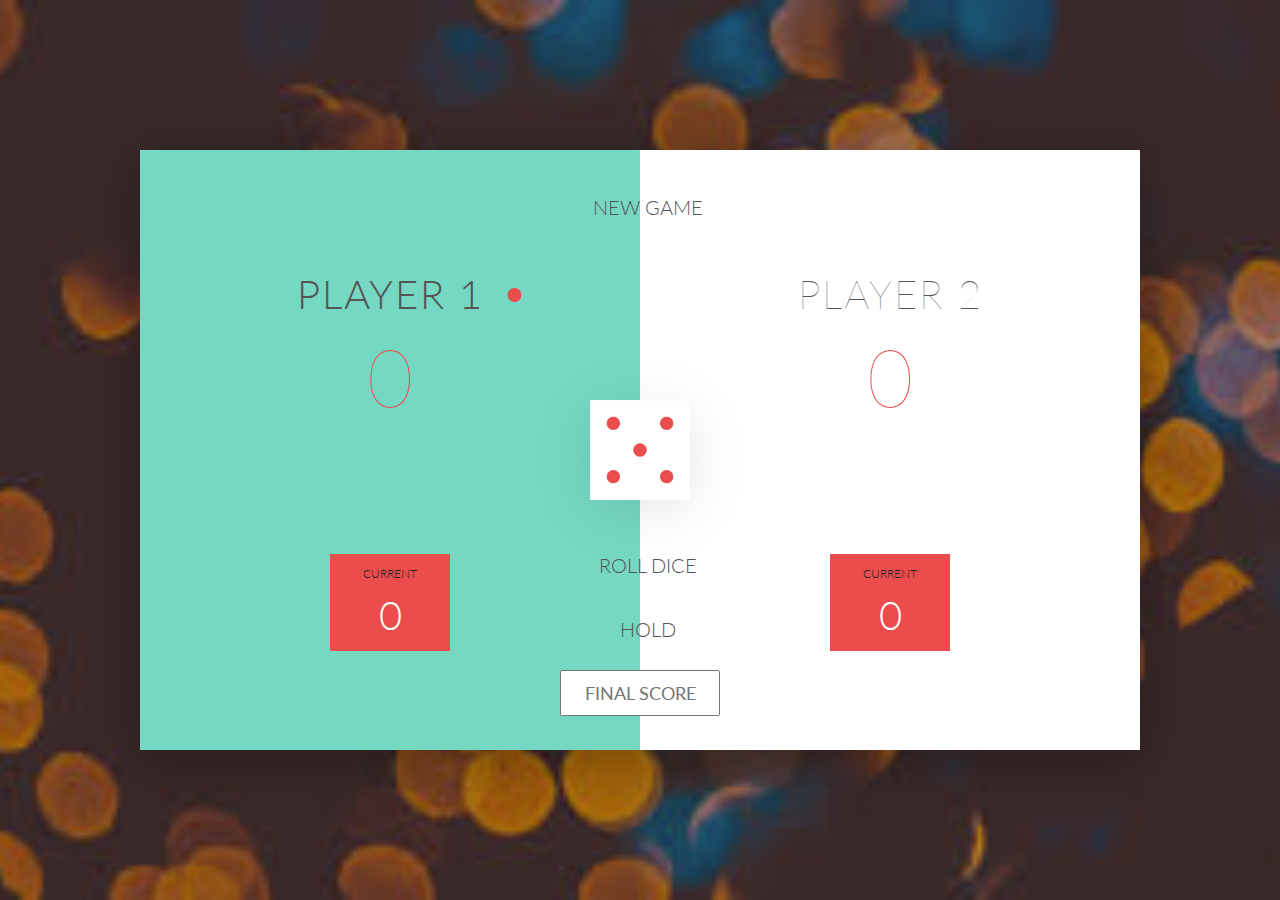
<file: pig game/index.html>
<!DOCTYPE html>
<html lang="en">
    <head>
        <meta charset="UTF-8">
        <link href="https://fonts.googleapis.com/css?family=Lato:100,300,600" rel="stylesheet" type="text/css">
        <link href="http://code.ionicframework.com/ionicons/2.0.1/css/ionicons.min.css" rel="stylesheet" type="text/css">
        <link type="text/css" rel="stylesheet" href="style.css">
        
        <title>Pig Game</title>
    </head>

    <body>
        <div class="wrapper clearfix">
            <div class="player-0-panel active">
                <div class="player-name" id="name-0">Player 1</div>
                <div class="player-score" id="score-0">43</div>
                <div class="player-current-box">
                    <div class="player-current-label">Current</div>
                    <div class="player-current-score" id="current-0">11</div>
                </div>
            </div>
            
            <div class="player-1-panel">
                <div class="player-name" id="name-1">Player 2</div>
                <div class="player-score" id="score-1">72</div>
                <div class="player-current-box">
                    <div class="player-current-label">Current</div>
                    <div class="player-current-score" id="current-1">0</div>
                </div>
            </div>
            
            <button class="btn-new"><i class="ion-ios-plus-outline"></i>New game</button>
            <button class="btn-roll"><i class="ion-ios-loop"></i>Roll dice</button>
            <button class="btn-hold"><i class="ion-ios-download-outline"></i>Hold</button>
            
            <input type="text" placeholder="Final score" class="final-score">
            
            <img src="dice-5.png" alt="Dice" class="dice" id="dice-1">
            <img src="dice-5.png" alt="Dice" class="dice" id="dice-2">
        </div>
        
        <!--<script src="app.js"></script>-->
        <script src="appscript.js"></script>
    </body>
</html>
</file>
<file: pig game/style.css>
/**********************************************
*** GENERAL
**********************************************/

.final-score {
    position: absolute;
    left: 50%;
    transform: translateX(-50%);
    top: 520px;
    color: #555;
    font-size: 18px;
    font-family: 'Lato';
    text-align: center;
    padding: 10px;
    width: 160px;
    text-transform: uppercase;
}

.final-score:focus { outline: none; }

#dice-1 { top: 120px; }
#dice-2 { top: 250px; }


* {
    margin: 0;
    padding: 0;
    box-sizing: border-box;
    
}

.clearfix::after {
    content: "";
    display: table;
    clear: both;
}

body {
    background-image: linear-gradient(rgba(62, 20, 20, 0.4), rgba(62, 20, 20, 0.4)), url(1.jpeg);
    background-size: cover;
    background-position: center;
    font-family: Lato;
    font-weight: 300;
    position: relative;
    height: 100vh;
    color: #555;
}

.wrapper {
    width: 1000px;
    position: absolute;
    top: 50%;
    left: 50%;
    transform: translate(-50%, -50%);
    background-color: #fff;
    box-shadow: 0px 10px 50px rgba(0, 0, 0, 0.3);
    overflow: hidden;
}

.player-0-panel,
.player-1-panel {
    width: 50%;
    float: left;
    height: 600px;
    padding: 100px;
}



/**********************************************
*** PLAYERS
**********************************************/

.player-name {
    font-size: 40px;
    text-align: center;
    text-transform: uppercase;
    letter-spacing: 2px;
    font-weight: 100;
    margin-top: 20px;
    margin-bottom: 10px;
    position: relative;
}

.player-score {
    text-align: center;
    font-size: 80px;
    font-weight: 100;
    color: #EB4D4D;
    margin-bottom: 130px;
}

.active { background-color: #75d8c3; }
.active .player-name { font-weight: 300; }

.active .player-name::after {
    content: "\2022";
    font-size: 47px;
    position: absolute;
    color: #EB4D4D;
    top: -7px;
    right: 10px;
    
}

.player-current-box {
    background-color: #EB4D4D;
    color: #fff;
    width: 40%;
    margin: 0 auto;
    padding: 12px;
    text-align: center;
}

.player-current-label {
    text-transform: uppercase;
    margin-bottom: 10px;
    font-size: 12px;
    color: #222;
}

.player-current-score {
    font-size: 40px;
}

button {
    position: absolute;
    width: 200px;
    left: 50%;
    transform: translateX(-50%);
    color: #555;
    background: none;
    border: none;
    font-family: Lato;
    font-size: 20px;
    text-transform: uppercase;
    cursor: pointer;
    font-weight: 300;
    transition: background-color 0.3s, color 0.3s;
}

button:hover { font-weight: 600; }
button:hover i { margin-right: 20px; }

button:focus {
    outline: none;
}

i {
    color: #EB4D4D;
    display: inline-block;
    margin-right: 15px;
    font-size: 32px;
    line-height: 1;
    vertical-align: text-top;
    margin-top: -4px;
    transition: margin 0.3s;
}

.btn-new { top: 45px;}
.btn-roll { top: 403px;}
.btn-hold { top: 467px;}

.dice {
    position: absolute;
    left: 50%;
    top: 178px;
    transform: translateX(-50%);
    height: 100px;
    box-shadow: 0px 10px 60px rgba(0, 0, 0, 0.10);
}

.winner { background-color: #eb1515; }
.winner .player-name { font-weight: 300; color: rgb(204, 7, 7); }
</file>
